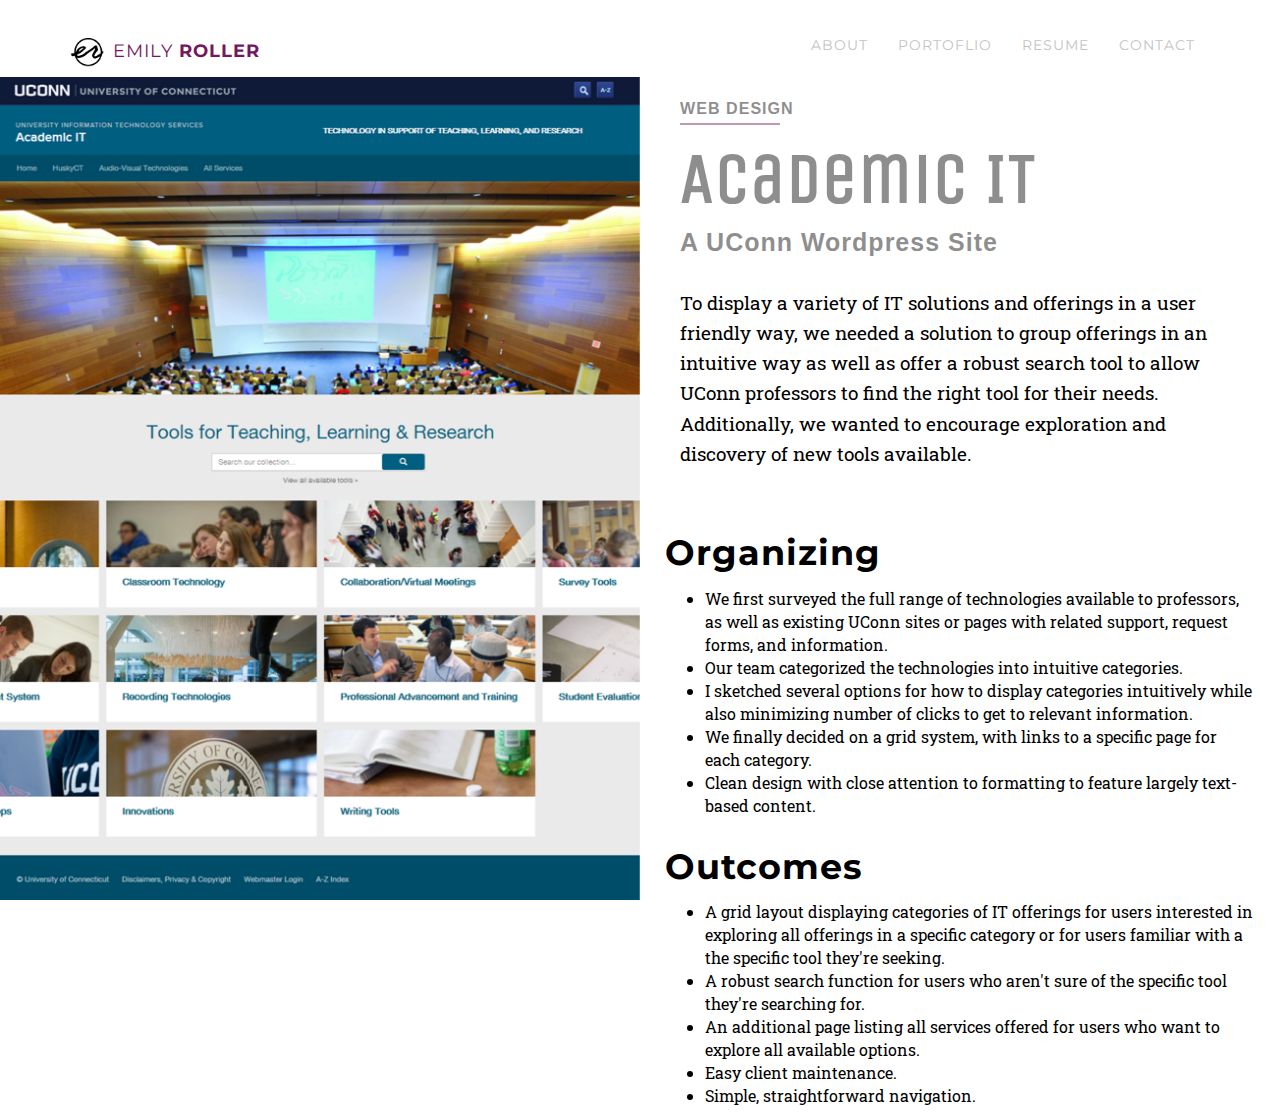
<file: academic-it.html>
<!DOCTYPE html>
<html lang="en">

<head>

    <meta charset="utf-8">
    <meta http-equiv="X-UA-Compatible" content="IE=edge">
    <meta name="viewport" content="width=device-width, initial-scale=1">
    <meta name="description" content="Emily Roller Portfolio">
    <meta name="author" content="Emily Roller">

    <title>Academic IT</title>

    <!-- Bootstrap Core CSS -->
    <link href="css/bootstrap.min.css" rel="stylesheet">

    <!-- Custom CSS -->
    <link rel="stylesheet" href="css/animate.min.css" type="text/css">
    <link href="css/grayscale.css" rel="stylesheet">
    <link href="css/hover-min.css" rel="stylesheet">
    <link href="css/main.css" rel="stylesheet">


    <!-- Custom Fonts -->
    <link href="font-awesome/css/font-awesome.min.css" rel="stylesheet" type="text/css">
    <link href="http://fonts.googleapis.com/css?family=Montserrat:400,700" rel="stylesheet" type="text/css">
    <link href="https://fonts.googleapis.com/css?family=Unica+One" rel="stylesheet" type="text/css">
    <link href="https://fonts.googleapis.com/css?family=Roboto+Slab:300,400" rel="stylesheet" type="text/css">

 
    <!-- HTML5 Shim and Respond.js IE8 support of HTML5 elements and media queries -->
    <!-- WARNING: Respond.js doesn't work if you view the page via file:// -->
    <!--[if lt IE 9]>
        <script src="https://oss.maxcdn.com/libs/html5shiv/3.7.0/html5shiv.js"></script>
        <script src="https://oss.maxcdn.com/libs/respond.js/1.4.2/respond.min.js"></script>
    <![endif]-->

</head>

<body id="page-top" data-spy="scroll" data-target=".navbar-fixed-top">

    <!-- Navigation -->
    <nav class="navbar navbar-custom navbar-fixed-top interior-navbar" role="navigation">
        <div class="container">
            <div class="navbar-header">
                <button type="button" class="navbar-toggle" data-toggle="collapse" data-target=".navbar-main-collapse">
                    <i class="fa fa-bars"></i>
                </button>
                <a class="navbar-brand page-scroll" href="#page-top">
                    <img src="img/er-logo.png" class="nav-img"><span class="light">  Emily</span> Roller
                </a>
            </div>

            <!-- Collect the nav links, forms, and other content for toggling -->
            <div class="collapse navbar-collapse navbar-right navbar-main-collapse">
                <ul class="nav navbar-nav">
                    <!-- Hidden li included to remove active class from about link when scrolled up past about section -->
                    <li class="hidden">
                        <a href="#page-top"></a>
                    </li>
                    <li>
                        <a class="page-scroll collapse-color" href="index.html#about">About</a>
                    </li>
                    <li>
                        <a class="page-scroll collapse-color" href="index.html#portfolio">Portoflio</a>
                    </li>
                    <li>
                        <a class="page-scroll collapse-color" href="index.html#resume">Resume</a>
                    </li>
                    <li>
                        <a class="page-scroll collapse-color" href="index.html#contact">Contact</a>
                    </li>
                </ul>
            </div>
            <!-- /.navbar-collapse -->
        </div>
        <!-- /.container -->
    </nav>

    <section class="interior cru-interior">
    <div class = "row-fluid">
        <a href="www.academic-it.uconn.edu" target="_blank"><div class = "col-sm-6 interior-fixed-image" id="academic-fixed-image"></div></a>
        <div class = "col-sm-6 interior-body">
            <h3 class = "interior-category">Web Design</h3>
            <h1 class = "interior-title">Academic IT <br><span class="interior-title-sub">A UConn Wordpress Site</span></h1>
            <p class = "interior-intro">To display a variety of IT solutions and offerings in a user friendly way, we needed a solution to group offerings in an intuitive way as well as offer a robust search tool to allow UConn professors to find the right tool for their needs. Additionally, we wanted to encourage exploration and discovery of new tools available. </p>
            <div class = "row">
                <div class = "interior-body-copy">
                    <h3>Organizing</h3>
                    <ul>
                        <li>We first surveyed the full range of technologies available to professors, as well as existing UConn sites or pages with related support, request forms, and information.</li>
                        <li>Our team categorized the technologies into intuitive categories.</li>
                        <li>I sketched several options for how to display categories intuitively while also minimizing number of clicks to get to relevant information.</li>
                        <li>We finally decided on a grid system, with links to a specific page for each category.</li>
                        <li>Clean design with close attention to formatting to feature largely text-based content.</li>
                    </ul>
                    <h3>Outcomes</h3>
                    <ul>
                        <li>A grid layout displaying categories of IT offerings for users interested in exploring all offerings in a specific category or for users familiar with a the specific tool they're seeking.</li>
                        <li>A robust search function for users who aren't sure of the specific tool they're searching for.</li>
                        <li>An additional page listing all services offered for users who want to explore all available options.</li>
                        <li>Easy client maintenance.</li>
                        <li>Simple, straightforward navigation.</li>
            </div>
            <div class = "col-md-6 interior-sub-image">
            </div>
        </div>
    </div>
</section>

<!-- jQuery -->
<script src="js/jquery.js"></script>

<!-- Bootstrap Core JavaScript -->
<script src="js/bootstrap.min.js"></script>

<!-- Plugin JavaScript -->
<script src="js/jquery.easing.min.js"></script>

<!-- Custom Theme JavaScript -->
<script src="js/grayscale.js"></script>

<!-- Main JavaScript -->
<script src="js/main.js"></script>

</body>

</html>
</file>
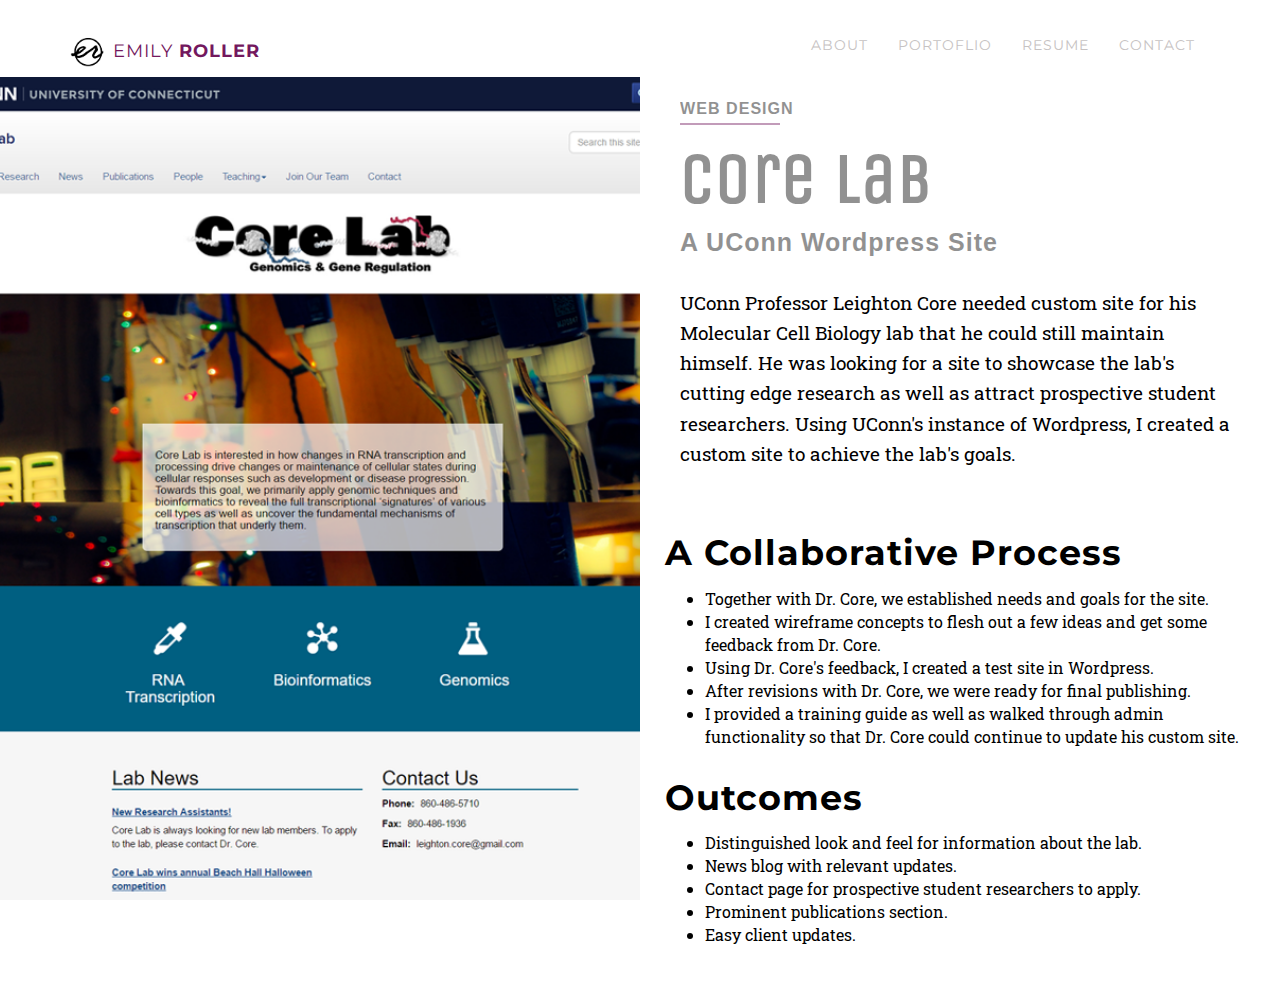
<file: core-lab.html>
<!DOCTYPE html>
<html lang="en">

<head>

    <meta charset="utf-8">
    <meta http-equiv="X-UA-Compatible" content="IE=edge">
    <meta name="viewport" content="width=device-width, initial-scale=1">
    <meta name="description" content="Emily Roller Portfolio">
    <meta name="author" content="Emily Roller">

    <title>Core Lab</title>

    <!-- Bootstrap Core CSS -->
    <link href="css/bootstrap.min.css" rel="stylesheet">

    <!-- Custom CSS -->
    <link rel="stylesheet" href="css/animate.min.css" type="text/css">
    <link href="css/grayscale.css" rel="stylesheet">
    <link href="css/hover-min.css" rel="stylesheet">
    <link href="css/main.css" rel="stylesheet">


    <!-- Custom Fonts -->
    <link href="font-awesome/css/font-awesome.min.css" rel="stylesheet" type="text/css">
    <link href="http://fonts.googleapis.com/css?family=Montserrat:400,700" rel="stylesheet" type="text/css">
    <link href="https://fonts.googleapis.com/css?family=Unica+One" rel="stylesheet" type="text/css">
    <link href="https://fonts.googleapis.com/css?family=Roboto+Slab:300,400" rel="stylesheet" type="text/css">

 
    <!-- HTML5 Shim and Respond.js IE8 support of HTML5 elements and media queries -->
    <!-- WARNING: Respond.js doesn't work if you view the page via file:// -->
    <!--[if lt IE 9]>
        <script src="https://oss.maxcdn.com/libs/html5shiv/3.7.0/html5shiv.js"></script>
        <script src="https://oss.maxcdn.com/libs/respond.js/1.4.2/respond.min.js"></script>
    <![endif]-->

</head>

<body id="page-top" data-spy="scroll" data-target=".navbar-fixed-top">

    <!-- Navigation -->
    <nav class="navbar navbar-custom navbar-fixed-top interior-navbar" role="navigation">
        <div class="container">
            <div class="navbar-header">
                <button type="button" class="navbar-toggle" data-toggle="collapse" data-target=".navbar-main-collapse">
                    <i class="fa fa-bars"></i>
                </button>
                <a class="navbar-brand page-scroll" href="index.html">
                    <img src="img/er-logo.png" class="nav-img"><span class="light">  Emily</span> Roller
                </a>
            </div>

            <!-- Collect the nav links, forms, and other content for toggling -->
            <div class="collapse navbar-collapse navbar-right navbar-main-collapse">
                <ul class="nav navbar-nav">
                    <!-- Hidden li included to remove active class from about link when scrolled up past about section -->
                    <li class="hidden">
                        <a href="index.html"></a>
                    </li>
                    <li>
                        <a class="page-scroll collapse-color" href="index.html#about">About</a>
                    </li>
                    <li>
                        <a class="page-scroll collapse-color" href="index.html#portfolio">Portoflio</a>
                    </li>
                    <li>
                        <a class="page-scroll collapse-color" href="index.html#resume">Resume</a>
                    </li>
                    <li>
                        <a class="page-scroll collapse-color" href="index.html#contact">Contact</a>
                    </li>
                </ul>
            </div>
            <!-- /.navbar-collapse -->
        </div>
        <!-- /.container -->
    </nav>

    <section class="interior core-lab-interior">
    <div class = "row-fluid">
        <a href="http://leighton-core.uconn.edu" target="_blank"><div class = "col-sm-6 interior-fixed-image" id="core-lab-fixed-image"></div></a>
        <div class = "col-sm-6 interior-body">
            <h3 class = "interior-category">Web Design</h3>
            <h1 class = "interior-title">Core Lab <br><span class="interior-title-sub">A UConn Wordpress Site</span></h1>
            <div class = "interior-scroll">
                <p class = "interior-intro">UConn Professor Leighton Core needed custom site for his Molecular Cell Biology lab that he could still maintain himself. He was looking for a site to showcase the lab's cutting edge research as well as attract prospective student researchers. Using UConn's instance of Wordpress, I created a custom site to achieve the lab's goals. </p>
                <div class = "row">
                    <div class = "interior-body-copy">
                        <h3>A Collaborative Process</h3>
                        <ul>
                            <li>Together with Dr. Core, we established needs and goals for the site.</li>
                            <li>I created wireframe concepts to flesh out a few ideas and get some feedback from Dr. Core. </li>
                            <li>Using Dr. Core's feedback, I created a test site in Wordpress.</li>
                            <li>After revisions with Dr. Core, we were ready for final publishing.</li>
                            <li>I provided a training guide as well as walked through admin functionality so that Dr. Core could continue to update his custom site.</li>
                        </ul>
                        <h3>Outcomes</h3>
                        <ul>
                            <li>Distinguished look and feel for information about the lab.</li>
                            <li> News blog with relevant updates.</li>
                            <li>Contact page for prospective student researchers to apply.</li>
                            <li>Prominent publications section.</li>
                            <li>Easy client updates. </li>
                </div>
                <div class = "col-md-6 interior-sub-image">
                </div>
            </div>
        </div>
    </div>
</section>

<!-- jQuery -->
<script src="js/jquery.js"></script>

<!-- Bootstrap Core JavaScript -->
<script src="js/bootstrap.min.js"></script>

<!-- Plugin JavaScript -->
<script src="js/jquery.easing.min.js"></script>

<!-- Custom Theme JavaScript -->
<script src="js/grayscale.js"></script>

<!-- Main JavaScript -->
<script src="js/main.js"></script>

</body>

</html>
</file>
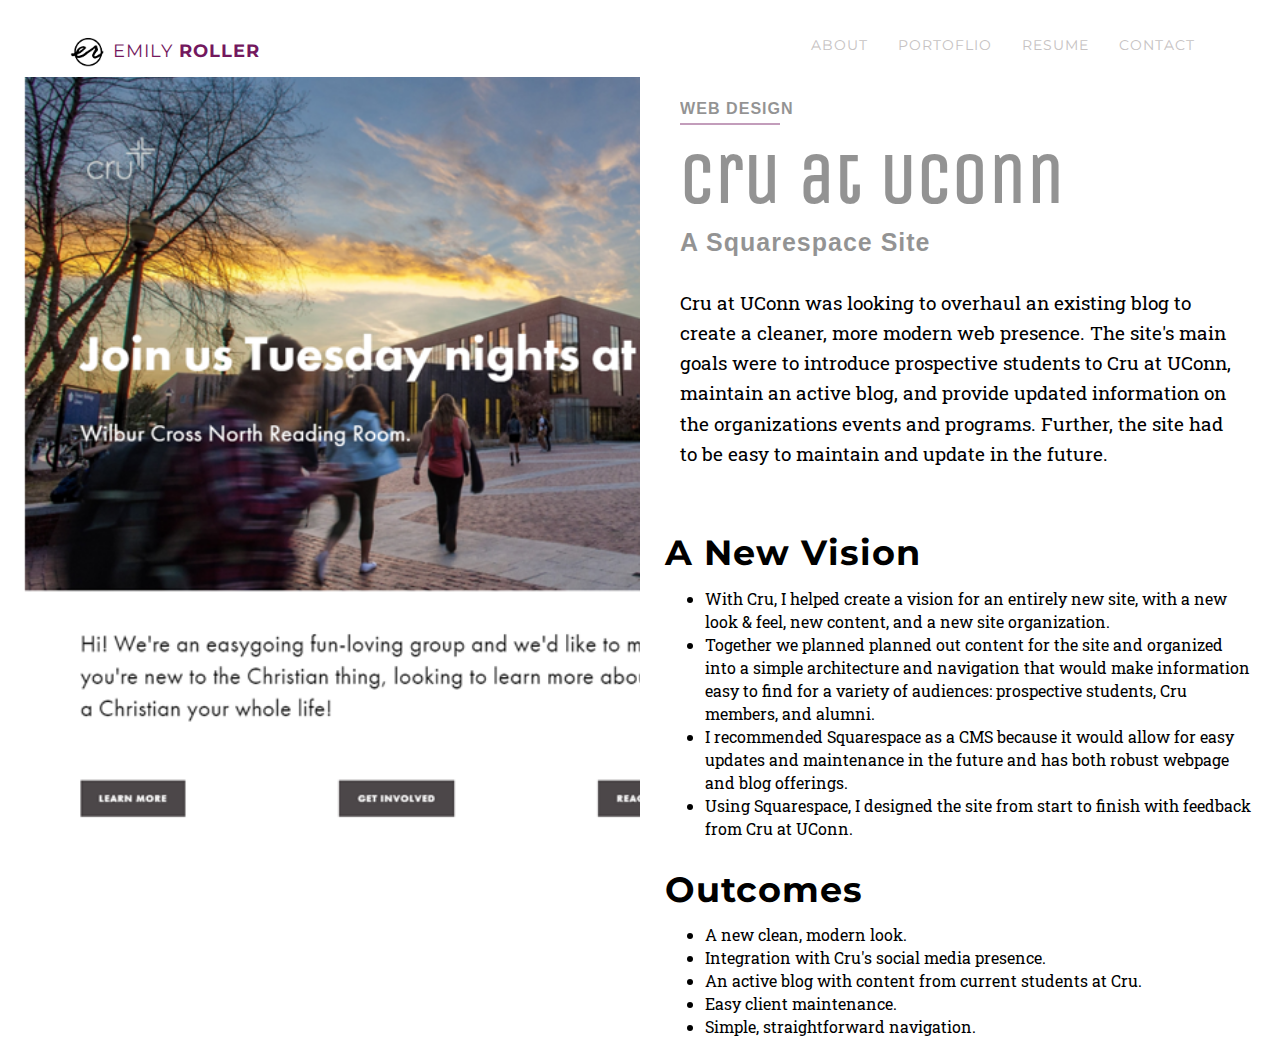
<file: cru.html>
<!DOCTYPE html>
<html lang="en">

<head>

    <meta charset="utf-8">
    <meta http-equiv="X-UA-Compatible" content="IE=edge">
    <meta name="viewport" content="width=device-width, initial-scale=1">
    <meta name="description" content="Emily Roller Portfolio">
    <meta name="author" content="Emily Roller">

    <title>Cru at UConn</title>

    <!-- Bootstrap Core CSS -->
    <link href="css/bootstrap.min.css" rel="stylesheet">

    <!-- Custom CSS -->
    <link rel="stylesheet" href="css/animate.min.css" type="text/css">
    <link href="css/grayscale.css" rel="stylesheet">
    <link href="css/hover-min.css" rel="stylesheet">
    <link href="css/main.css" rel="stylesheet">


    <!-- Custom Fonts -->
    <link href="font-awesome/css/font-awesome.min.css" rel="stylesheet" type="text/css">
    <link href="http://fonts.googleapis.com/css?family=Montserrat:400,700" rel="stylesheet" type="text/css">
    <link href="https://fonts.googleapis.com/css?family=Unica+One" rel="stylesheet" type="text/css">
    <link href="https://fonts.googleapis.com/css?family=Roboto+Slab:300,400" rel="stylesheet" type="text/css">

 
    <!-- HTML5 Shim and Respond.js IE8 support of HTML5 elements and media queries -->
    <!-- WARNING: Respond.js doesn't work if you view the page via file:// -->
    <!--[if lt IE 9]>
        <script src="https://oss.maxcdn.com/libs/html5shiv/3.7.0/html5shiv.js"></script>
        <script src="https://oss.maxcdn.com/libs/respond.js/1.4.2/respond.min.js"></script>
    <![endif]-->

</head>

<body id="page-top" data-spy="scroll" data-target=".navbar-fixed-top">

    <!-- Navigation -->
    <nav class="navbar navbar-custom navbar-fixed-top interior-navbar" role="navigation">
        <div class="container">
            <div class="navbar-header">
                <button type="button" class="navbar-toggle" data-toggle="collapse" data-target=".navbar-main-collapse">
                    <i class="fa fa-bars"></i>
                </button>
                <a class="navbar-brand page-scroll" href="index.html">
                    <img src="img/er-logo.png" class="nav-img"><span class="light">  Emily</span> Roller
                </a>
            </div>

            <!-- Collect the nav links, forms, and other content for toggling -->
            <div class="collapse navbar-collapse navbar-right navbar-main-collapse">
                <ul class="nav navbar-nav">
                    <!-- Hidden li included to remove active class from about link when scrolled up past about section -->
                    <li class="hidden">
                        <a href="index.html"></a>
                    </li>
                    <li>
                        <a class="page-scroll collapse-color" href="index.html#about">About</a>
                    </li>
                    <li>
                        <a class="page-scroll collapse-color" href="index.html#portfolio">Portoflio</a>
                    </li>
                    <li>
                        <a class="page-scroll collapse-color" href="index.html#resume">Resume</a>
                    </li>
                    <li>
                        <a class="page-scroll collapse-color" href="index.html#contact">Contact</a>
                    </li>
                </ul>
            </div>
            <!-- /.navbar-collapse -->
        </div>
        <!-- /.container -->
    </nav>

    <section class="interior cru-interior">
    <div class = "row-fluid">
        <a href="http://www.cruatuconn.org" target="_blank"><div class = "col-sm-6 col-sm-12 interior-fixed-image" id="cru-fixed-image"></div></a>
        <div class = "col-sm-6 interior-body">
            <h3 class = "interior-category">Web Design</h3>
            <h1 class = "interior-title">Cru at UConn <br><span class="interior-title-sub">A Squarespace Site</span></h1>
            <p class = "interior-intro">Cru at UConn was looking to overhaul an existing blog to create a cleaner, more modern web presence. The site's main goals were to introduce prospective students to Cru at UConn, maintain an active blog, and provide updated information on the organizations events and programs. Further, the site had to be easy to maintain and update in the future.</p>
            <div class = "row">
                <div class = "interior-body-copy">
                    <h3>A New Vision</h3>
                    <ul>
                        <li>With Cru, I helped create a vision for an entirely new site, with a new look & feel, new content, and a new site organization.</li>
                        <li>Together we planned planned out content for the site and organized into a simple architecture and navigation that would make information easy to find for a variety of audiences: prospective students, Cru members, and alumni.</li>
                        <li>I recommended Squarespace as a CMS because it would allow for easy updates and maintenance in the future and has both robust webpage and blog offerings.</li>
                        <li>Using Squarespace, I designed the site from start to finish with feedback from Cru at UConn.</li>
                    </ul>
                    <h3>Outcomes</h3>
                    <ul>
                        <li>A new clean, modern look.</li>
                        <li>Integration with Cru's social media presence.</li>
                        <li>An active blog with content from current students at Cru.</li>
                        <li>Easy client maintenance.</li>
                        <li>Simple, straightforward navigation.</li>
            </div>
            <div class = "col-md-6 interior-sub-image">
            </div>
        </div>
    </div>
</section>

<!-- jQuery -->
<script src="js/jquery.js"></script>

<!-- Bootstrap Core JavaScript -->
<script src="js/bootstrap.min.js"></script>

<!-- Plugin JavaScript -->
<script src="js/jquery.easing.min.js"></script>

<!-- Custom Theme JavaScript -->
<script src="js/grayscale.js"></script>

<!-- Main JavaScript -->
<script src="js/main.js"></script>

</body>

</html>
</file>
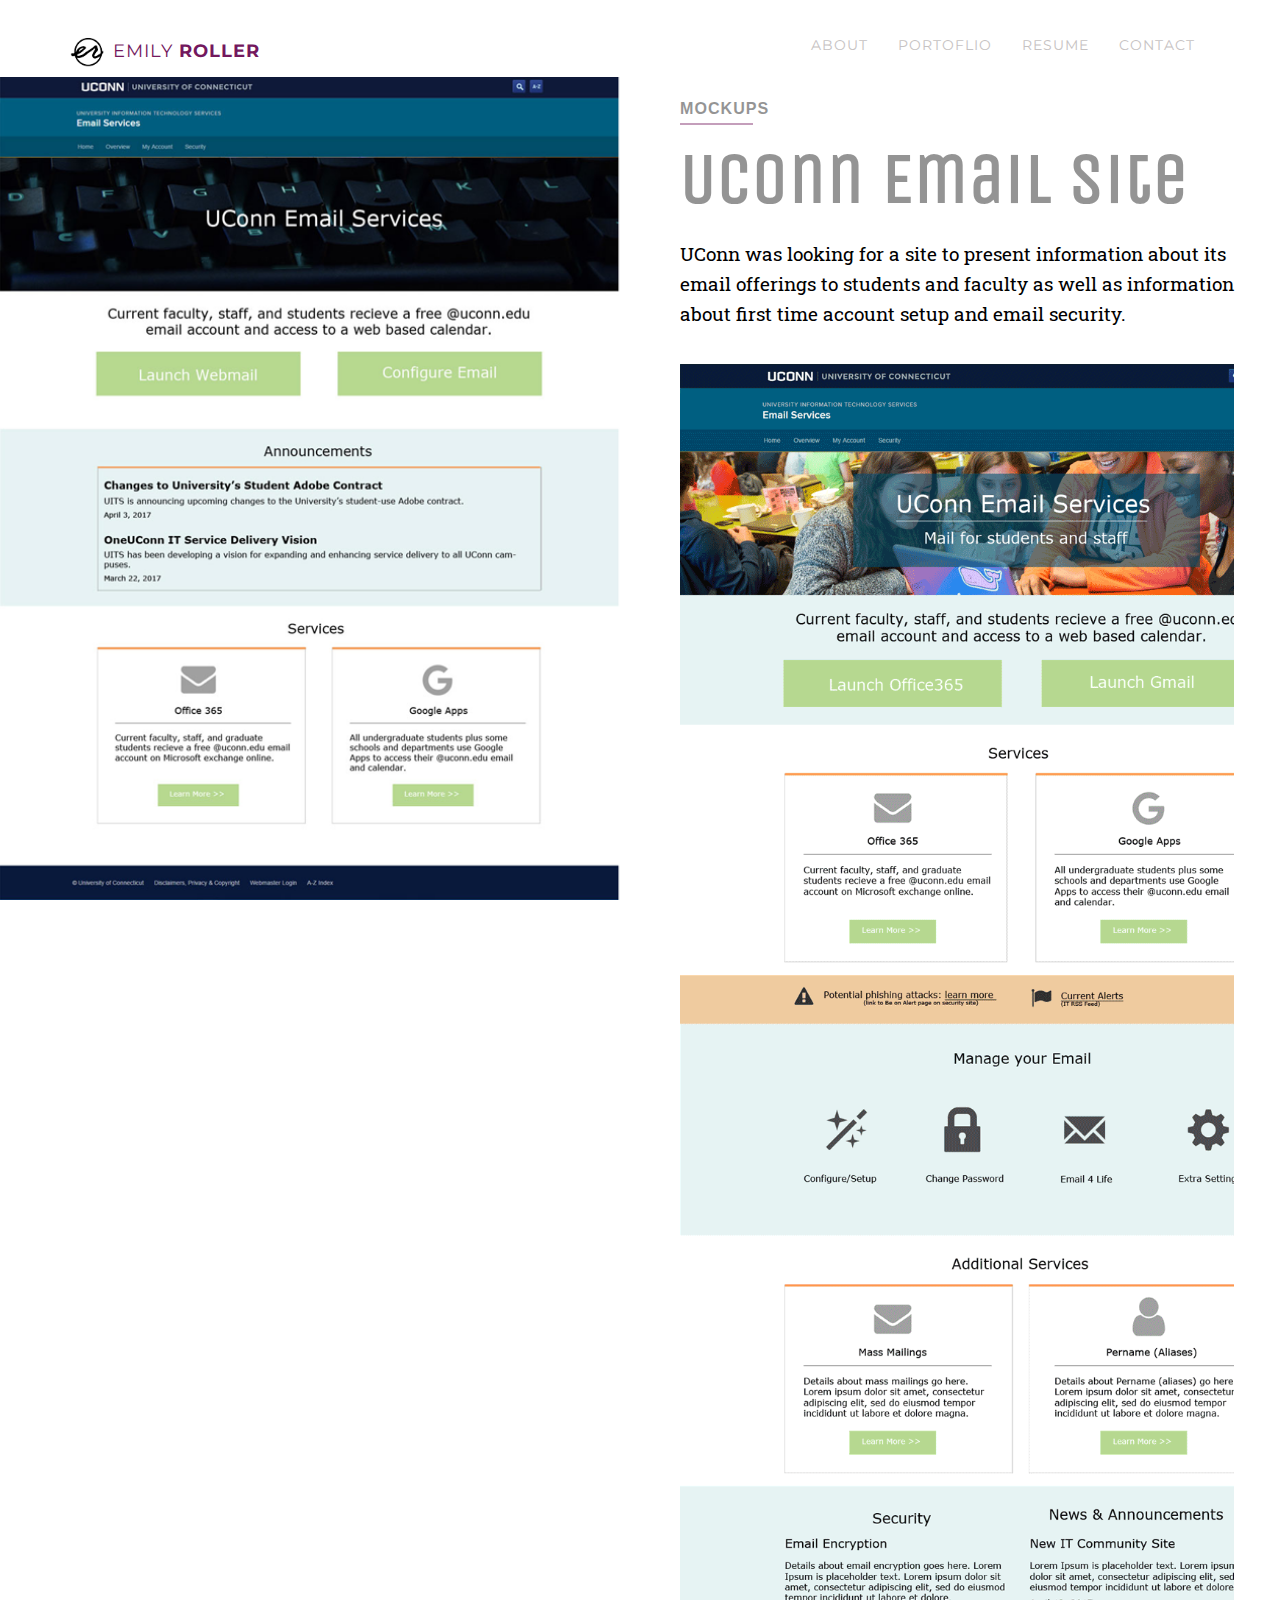
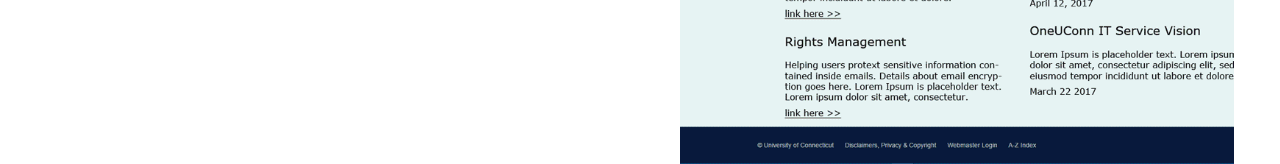
<file: email-site.html>
<!DOCTYPE html>
<html lang="en">

<head>

    <meta charset="utf-8">
    <meta http-equiv="X-UA-Compatible" content="IE=edge">
    <meta name="viewport" content="width=device-width, initial-scale=1">
    <meta name="description" content="Emily Roller Portfolio">
    <meta name="author" content="Emily Roller">

    <title>Email Site Mockups</title>

    <!-- Bootstrap Core CSS -->
    <link href="css/bootstrap.min.css" rel="stylesheet">

    <!-- Custom CSS -->
    <link rel="stylesheet" href="css/animate.min.css" type="text/css">
    <link href="css/grayscale.css" rel="stylesheet">
    <link href="css/hover-min.css" rel="stylesheet">
    <link href="css/main.css" rel="stylesheet">


    <!-- Custom Fonts -->
    <link href="font-awesome/css/font-awesome.min.css" rel="stylesheet" type="text/css">
    <link href="http://fonts.googleapis.com/css?family=Montserrat:400,700" rel="stylesheet" type="text/css">
    <link href="https://fonts.googleapis.com/css?family=Unica+One" rel="stylesheet" type="text/css">
    <link href="https://fonts.googleapis.com/css?family=Roboto+Slab:300,400" rel="stylesheet" type="text/css">

 
    <!-- HTML5 Shim and Respond.js IE8 support of HTML5 elements and media queries -->
    <!-- WARNING: Respond.js doesn't work if you view the page via file:// -->
    <!--[if lt IE 9]>
        <script src="https://oss.maxcdn.com/libs/html5shiv/3.7.0/html5shiv.js"></script>
        <script src="https://oss.maxcdn.com/libs/respond.js/1.4.2/respond.min.js"></script>
    <![endif]-->

</head>

<body id="page-top" data-spy="scroll" data-target=".navbar-fixed-top">

    <!-- Navigation -->
    <nav class="navbar navbar-custom navbar-fixed-top interior-navbar" role="navigation">
        <div class="container">
            <div class="navbar-header">
                <button type="button" class="navbar-toggle" data-toggle="collapse" data-target=".navbar-main-collapse">
                    <i class="fa fa-bars"></i>
                </button>
                <a class="navbar-brand page-scroll" href="index.html">
                    <img src="img/er-logo.png" class="nav-img"><span class="light">  Emily</span> Roller
                </a>
            </div>

            <!-- Collect the nav links, forms, and other content for toggling -->
            <div class="collapse navbar-collapse navbar-right navbar-main-collapse">
                <ul class="nav navbar-nav">
                    <!-- Hidden li included to remove active class from about link when scrolled up past about section -->
                    <li class="hidden">
                        <a href="index.html"></a>
                    </li>
                    <li>
                        <a class="page-scroll collapse-color" href="index.html#about">About</a>
                    </li>
                    <li>
                        <a class="page-scroll collapse-color" href="index.html#portfolio">Portoflio</a>
                    </li>
                    <li>
                        <a class="page-scroll collapse-color" href="index.html#resume">Resume</a>
                    </li>
                    <li>
                        <a class="page-scroll collapse-color" href="index.html#contact">Contact</a>
                    </li>
                </ul>
            </div>
            <!-- /.navbar-collapse -->
        </div>
        <!-- /.container -->
    </nav>

    <section class="interior cru-social-interior">
    <div class = "row-fluid">
        <div class = "col-sm-6 interior-fixed-image" id="email-fixed-image"></div>
        <div class = "col-sm-6 interior-body">
            <h3 class = "interior-category">Mockups</h3>
            <h1 class = "interior-title">UConn Email Site <br></h1>
            <p class = "interior-intro">UConn was looking for a site to present information about its email offerings to students and faculty as well as information about first time account setup and email security.</p>
            <div class = "row">
            </div>
            <div class = "col-md-6 interior-sub-image" id = "email-sub-image">
            </div>
        </div>
    </div>
</section>

<!-- jQuery -->
<script src="js/jquery.js"></script>

<!-- Bootstrap Core JavaScript -->
<script src="js/bootstrap.min.js"></script>

<!-- Plugin JavaScript -->
<script src="js/jquery.easing.min.js"></script>

<!-- Custom Theme JavaScript -->
<script src="js/grayscale.js"></script>

<!-- Main JavaScript -->
<script src="js/main.js"></script>

</body>

</html>
</file>
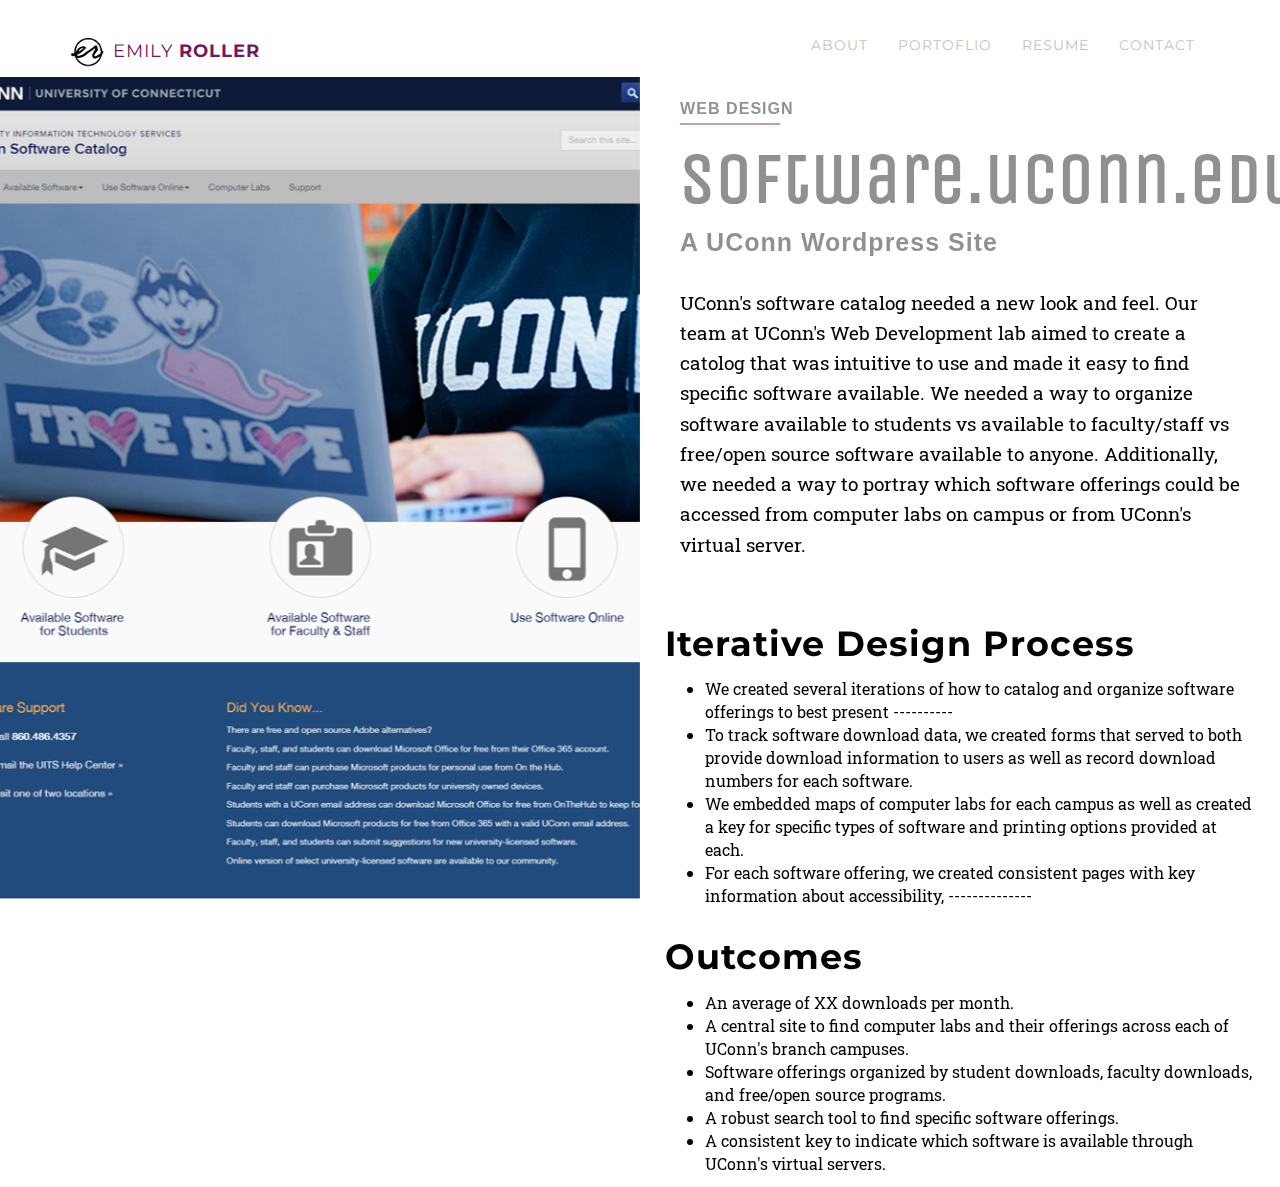
<file: software.html>
<!DOCTYPE html>
<html lang="en">

<head>

    <meta charset="utf-8">
    <meta http-equiv="X-UA-Compatible" content="IE=edge">
    <meta name="viewport" content="width=device-width, initial-scale=1">
    <meta name="description" content="Emily Roller Portfolio">
    <meta name="author" content="Emily Roller">

    <title>Software Site</title>

    <!-- Bootstrap Core CSS -->
    <link href="css/bootstrap.min.css" rel="stylesheet">

    <!-- Custom CSS -->
    <link rel="stylesheet" href="css/animate.min.css" type="text/css">
    <link href="css/grayscale.css" rel="stylesheet">
    <link href="css/hover-min.css" rel="stylesheet">
    <link href="css/main.css" rel="stylesheet">


    <!-- Custom Fonts -->
    <link href="font-awesome/css/font-awesome.min.css" rel="stylesheet" type="text/css">
    <link href="http://fonts.googleapis.com/css?family=Montserrat:400,700" rel="stylesheet" type="text/css">
    <link href="https://fonts.googleapis.com/css?family=Unica+One" rel="stylesheet" type="text/css">
    <link href="https://fonts.googleapis.com/css?family=Roboto+Slab:300,400" rel="stylesheet" type="text/css">

 
    <!-- HTML5 Shim and Respond.js IE8 support of HTML5 elements and media queries -->
    <!-- WARNING: Respond.js doesn't work if you view the page via file:// -->
    <!--[if lt IE 9]>
        <script src="https://oss.maxcdn.com/libs/html5shiv/3.7.0/html5shiv.js"></script>
        <script src="https://oss.maxcdn.com/libs/respond.js/1.4.2/respond.min.js"></script>
    <![endif]-->

</head>

<body id="page-top" data-spy="scroll" data-target=".navbar-fixed-top">

    <!-- Navigation -->
    <nav class="navbar navbar-custom navbar-fixed-top interior-navbar" role="navigation">
        <div class="container">
            <div class="navbar-header">
                <button type="button" class="navbar-toggle" data-toggle="collapse" data-target=".navbar-main-collapse">
                    <i class="fa fa-bars"></i>
                </button>
                <a class="navbar-brand page-scroll" href="index.html">
                    <img src="img/er-logo.png" class="nav-img"><span class="light">  Emily</span> Roller
                </a>
            </div>

            <!-- Collect the nav links, forms, and other content for toggling -->
            <div class="collapse navbar-collapse navbar-right navbar-main-collapse">
                <ul class="nav navbar-nav">
                    <!-- Hidden li included to remove active class from about link when scrolled up past about section -->
                    <li class="hidden">
                        <a href="index.html"></a>
                    </li>
                    <li>
                        <a class="page-scroll collapse-color" href="index.html#about">About</a>
                    </li>
                    <li>
                        <a class="page-scroll collapse-color" href="index.html#portfolio">Portoflio</a>
                    </li>
                    <li>
                        <a class="page-scroll collapse-color" href="index.html#resume">Resume</a>
                    </li>
                    <li>
                        <a class="page-scroll collapse-color" href="index.html#contact">Contact</a>
                    </li>
                </ul>
            </div>
            <!-- /.navbar-collapse -->
        </div>
        <!-- /.container -->
    </nav>

    <section class="interior software-interior">
    <div class = "row-fluid">
        <a href="http://www.software.uconn.edu"><div class = "col-sm-6 interior-fixed-image" id="software-fixed-image"></div></a>
        <div class = "col-sm-6 interior-body">
            <h3 class = "interior-category">Web Design</h3>
            <h1 class = "interior-title">Software.uconn.edu<br><span class="interior-title-sub">A UConn Wordpress Site</span></h1></h1>
            <p class = "interior-intro">UConn's software catalog needed a new look and feel. Our team at UConn's Web Development lab aimed to create a catolog that was intuitive to use and made it easy to find specific software available. We needed a way to organize software available to students vs available to faculty/staff vs free/open source software available to anyone. Additionally, we needed a way to portray which software offerings could be accessed from computer labs on campus or from UConn's virtual server.</p>
            <div class = "row">
                <div class = "interior-body-copy">
                    <h3>Iterative Design Process</h3>
                    <ul>
                        <li>We created several iterations of how to catalog and organize software offerings to best present ----------</li>
                        <li>To track software download data, we created forms that served to both provide download information to users as well as record download numbers for each software.</li>
                        <li>We embedded maps of computer labs for each campus as well as created a key for specific types of software and printing options provided at each.</li>
                        <li>For each software offering, we created consistent pages with key information about accessibility, -------------- </li>
                    </ul>
                    <h3>Outcomes</h3>
                    <ul>
                        <li>An average of XX downloads per month.</li>
                        <li>A central site to find computer labs and their offerings across each of UConn's branch campuses.</li>
                        <li>Software offerings organized by student downloads, faculty downloads, and free/open source programs.</li>
                        <li>A robust search tool to find specific software offerings.</li>
                        <li>A consistent key to indicate which software is available through UConn's virtual servers.</li>
            </div>
            <div class = "col-md-6 interior-sub-image">
            </div>
        </div>
    </div>
</section>

<!-- jQuery -->
<script src="js/jquery.js"></script>

<!-- Bootstrap Core JavaScript -->
<script src="js/bootstrap.min.js"></script>

<!-- Plugin JavaScript -->
<script src="js/jquery.easing.min.js"></script>

<!-- Custom Theme JavaScript -->
<script src="js/grayscale.js"></script>

<!-- Main JavaScript -->
<script src="js/main.js"></script>

</body>

</html>
</file>
<file: css/grayscale.css>
body { width: 100%; height: 100%; font-family: "Roboto Slab", serif; color: black; margin-right: 0px; }

html { width: 100%; height: 100%; }

@font-face { font-family: 'Gotham'; src: url("Gotham.ttf") format("truetype"); }
hr { max-width: 50px; border-color: #73185E; border-width: 3px; }

h1, h2 { margin: 0 0 35px; font-family: "Unica One", cursive; font-weight: 700; letter-spacing: 1px; }

.h2, h2 { font-size: 3em; }

h3, h4, h5, h6 { font-family: "Montserrat", "Helvetica Neue", Helvetica, Arial, sans-serif; margin: 0 0 35px; font-weight: 700; letter-spacing: 1px; }

.h3, h3 { font-size: 2.5em; }

.h4, h4 { font-size: 1.9em; }

p { margin: 0 0 25px; font-family: "Roboto Slab", serif; font-size: 18px; line-height: 1.5; }
@media (min-width: 768px) { p { margin: 0 0 35px; font-size: 20px; line-height: 1.6; } }

a { color: #8B911A; -webkit-transition: all .2s ease-in-out; -moz-transition: all .2s ease-in-out; transition: all .2s ease-in-out; }
a:hover, a:focus { text-decoration: none; color: #1d9b6c; }

.light { font-weight: 400; }

.section-header { color: #73185E; }

/*Custom Nav */
.navbar-custom { margin-bottom: 0; border-bottom: 1px solid rgba(255, 255, 255, 0.3); text-transform: uppercase; font-family: "Montserrat","Helvetica Neue",Helvetica,Arial,sans-serif; background-color: white; }
.navbar-custom .navbar-toggle { padding: 4px 6px; font-size: 16px; color: #73185E; }
.navbar-custom .navbar-toggle:focus, .navbar-custom .navbar-toggle:active { outline: none; }
.navbar-custom .navbar-brand { font-weight: 700; color: #73185E; }
.navbar-custom .navbar-brand:focus { outline: none; }
.navbar-custom a { color: #c6c2c2; }
.navbar-custom .collapse-color { color: #73185E; }
.navbar-custom .nav li a { -webkit-transition: background .3s ease-in-out; -moz-transition: background .3s ease-in-out; transition: background .3s ease-in-out; }
.navbar-custom .nav li a:hover { color: rgba(115, 24, 94, 0.8); outline: none; background-color: rgba(227, 246, 190, 0.2); }
.navbar-custom .nav li a:focus, .navbar-custom .nav li a:active { outline: none; background-color: transparent; }
.navbar-custom .nav li.active { outline: none; }
.navbar-custom .nav li.active a { background-color: rgba(0, 0, 0, 0.1); }
.navbar-custom .nav li.active a:hover { color: black; }
@media (min-width: 768px) { .navbar-custom { padding: 20px 0; border-bottom: none; letter-spacing: 1px; background: transparent; -webkit-transition: background .5s ease-in-out,padding .5s ease-in-out; -moz-transition: background .5s ease-in-out,padding .5s ease-in-out; transition: background .5s ease-in-out,padding .5s ease-in-out; }
  .navbar-custom.top-nav-collapse { padding: 0; background: white; border-bottom: 1px solid rgba(255, 255, 255, 0.3); }
  .navbar-custom.top-nav-collapse a { color: #73185E; }
  .navbar-custom .collapse-color { color: #c6c2c2; } }

.nav-img { display: inline-block !important; height: 35px; }

/*Intro Text*/
.intro { display: table; width: 100%; padding-top: 100px 0; text-align: center; background: url(../img/whiteleaf400.png) repeat center center fixed; height: 100vh; width: 100vw; }

.brand-heading, .intro-text { color: #73185E; }

.brand-heading { margin-top: 13%; }

.highlight { background: rgba(255, 255, 255, 0.4); }

.intro .intro-body { display: table-cell; vertical-align: middle; }

.intro .intro-body .brand-heading { font-size: 4.2em; }

.intro .intro-body .intro-text { font-size: 1.7em; }

@media (min-width: 768px) { .intro { height: 90vh; padding: 0; }
  .intro .intro-body .brand-heading { font-size: 6em; }
  .intro .intro-body .intro-text { font-size: 1.8em; } }
/*About*/
#about { /* background: url(../img/about-bg.png);*/ background-repeat: repeat; -webkit-background-repeat: repeat; -moz-background-repeat: repeat; -o-background-repeat: repeat; }

.row-about { padding-bottom: 5%; }

.about-header { background-color: #fff; color: #73185E; }
.about-header h2 { padding-top: 5%; padding-bottom: 2%; width: 150px; margin: 0 auto; }

.header-elevator { color: #000; text-align: center; margin-top: 0; padding-top: 0; }

@media (min-width: 1200px) { .header-elevator { text-align: left; padding-top: 10%; margin-top: 30%; margin-left: 50px; } }
@media (min-width: 990px) { #about img { margin-top: -5%; } }
#elevator { padding-left: 3%; vertical-align: middle; color: #000; }
@media (min-width: 990px) { #elevator { padding-left: 8%; } }

.content-section { padding-top: 10px; }

/* Portfolio Section */
.portfolio-section { width: 100%; padding: 50px 0; color: white; center: center scroll; background: url(../img/about-bg.png) repeat center center fixed; }
.portfolio-section h2 { color: #73185E; }

.portfolio-box > img { width: 400px; margin: 0 auto; }

.portfolio-box { display: block; position: relative; margin: 0 auto; max-width: 650px; }

.portfolio-box .portfolio-box-caption { display: block; position: absolute; bottom: 0; width: 100%; height: 100%; text-align: center; color: #fff; opacity: 0; background: rgba(139, 145, 26, 0.8); -webkit-transition: all .5s; -moz-transition: all .5s; transition: all .5s; }

.portfolio-box .portfolio-box-caption .portfolio-box-caption-content { position: absolute; top: 50%; width: 100%; text-align: center; transform: translateY(-50%); }

.portfolio-box .portfolio-box-caption .portfolio-box-caption-content .project-category, .portfolio-box .portfolio-box-caption .portfolio-box-caption-content .project-name { padding: 0 15px; font-family: "Gotham", sans-serif; }

.portfolio-box .portfolio-box-caption .portfolio-box-caption-content .project-category { text-transform: uppercase; font-size: 1.2em; font-weight: 600; }

.portfolio-box .portfolio-box-caption .portfolio-box-caption-content .project-name { font-size: 1.4em; }

.portfolio-box:hover .portfolio-box-caption { opacity: 1; }

@media (min-width: 767px) { .portfolio-section { padding: 50px 0; }
  .portfolio-box > img { width: 100%; }
  .portfolio-box .portfolio-box-caption .portfolio-box-caption-content .project-category { font-size: 1.3em; }
  .portfolio-box .portfolio-box-caption .portfolio-box-caption-content .project-name { font-size: 1.6em; } }
.portfolio-inner { min-height: 375px; }

/*Experience*/
.experience-row { margin-top: 0%; }
.experience-row h3 { webkit-margin-after: 0em; }

.mintz { background-color: #8B911A; }

.uconn { background-color: #36BBA6; }

.sec { background-color: #73185E; }

.experience-inner { height: 425px; padding: 5% 2%; }
.experience-inner h4 { color: white; }
.experience-inner ul { color: white; }
.experience-inner h5 { color: white; }
.experience-inner img { padding-bottom: 2%; }

/* Skills*/
.resume-container { background: url(../img/green-pattern770.png) no-repeat center center fixed; -webkit-background-size: cover; -moz-background-size: cover; background-size: cover; -o-background-size: cover; min-height: 90vh; width: 100vw; padding-top: 5%; }
@media (min-width: 760px) { .resume-container { background: url(../img/green-pattern1400.png) no-repeat center center fixed; } }

.center-container { max-width: 750px; margin: 0 auto; text-align: center; }
.center-container img { width: 50px; }
@media (min-width: 580px) { .center-container img { width: 75px; } }
.center-container h5 { margin-top: 5%; }

.skills-inner { min-height: 100px; }
@media (min-width: 580px) { .skills-inner { min-height: 120px; } }

/*Contact*/
#contact { center: center scroll; background: url(../img/bg7.png) repeat center center fixed; padding-top: 5%; padding-bottom: 5%; min-height: 300px; }
#contact h1 { padding-bottom: 2%; }

.center-container-contact { max-width: 880px; margin: 0 auto; }

@media (min-width: 990px) { .contact-text { text-align: left; } }
#contact a { margin: 0px; font-size: 1.1em; }
#contact p { -webkit-margin-after: 0em; }

footer { padding: 2% 0; }
footer img { display: inline block; height: 30px; }
footer h5 { color: #73185E; font-size: 1.2em; margin-bottom: 0px; }

::-moz-selection { text-shadow: none; background: #fcfcfc; background: rgba(255, 255, 255, 0.2); }

::selection { text-shadow: none; background: #fcfcfc; background: rgba(255, 255, 255, 0.2); }

img::selection { background: transparent; }

img::-moz-selection { background: transparent; }

body { -webkit-tap-highlight-color: rgba(255, 255, 255, 0.2); }

/*# sourceMappingURL=grayscale.css.map */
</file>
<file: css/main.css>
/* -------------Homepage---------------*/

/*-------Portfolio--------*/

.portfolio-section .row {
margin:0px!important
}

@media only screen and (min-width: 1700px) {
.portfolio-inner {
min-width:500px!important;
}
}

.portfolio-box > img {
    max-height: 277px;
}

/*-------Resume--------*/

.experience-inner img {
    max-width: 200px;
}

#mintz-img {
    padding-bottom: 15px!important;
    padding-top: 15px!important;
}

.tyler {
    background-color: #73185E!important;
}

#tyler-img {
    padding-bottom:35px!important;
    padding-top:15px!important;
}

#uconn-img {
    padding-bottom:35px!important;
    padding-top:15px!important;
}

/*-----------Interior Pages---------------------*/
.interior-navbar {
	background-color: white!important;
	padding: 20px 0 7px!important;
}

.interior {
	margin-top:10rem;
}

.interior-fixed-image {
    display:none;
}

@media only screen and (min-width: 768px) {
    .interior-fixed-image {
        background-position: 50% 0!important;
        background-size: cover!important;
        display: block;
        position: fixed;
        top: 75px;
        left: 0;
        bottom: 0;
}
}

#core-lab-fixed-image {
    background:url("../img/core-lab-long.png") no-repeat;
}

#cru-fixed-image {
    background:url("../img/cruatuconn-fixed.png") no-repeat;
    background-position: 0 0!important;
}

#academic-fixed-image {
    background:url("../img/academic-it-long.png") no-repeat;
}

#cru-social-fixed-image {
    background:url("../img/cru-fixed.png") no-repeat;
}

#thesis-fixed-image {
    background:url("../img/thesis-fixed.png") no-repeat;
    margin-top: 2rem;
}

#co-social-fixed-image {
    background:url("../img/co-insta.png") no-repeat;
}

#software-fixed-image {
    background:url("../img/software-long.png") no-repeat;
}

#email-fixed-image {
    background:url("../img/email-fixed.png") no-repeat;
}

#email-sub-image {
    background:url("../img/email-mockup-full.png") no-repeat;
    background-size: cover!important;
    width:99%;
    min-height:1400px;
}

.interior-title {
    display:none;
    font-size: 5em;
    padding-bottom: 0px;
    line-height: .7;
    padding-top: 2rem;
}

.interior-title-sub {
    font-size: 25px;
    font-family: "Fira Sans", sans-serif;
    font-weight:600;
}

.interior-body {
	padding: 0rem 4rem;
    float: right;
}

.interior-category {
    display:none;
	font-family:"Fira Sans", sans-serif;
	font-size:1.15em;
	text-transform: uppercase;
	margin-bottom: 1rem;
}

.interior-category:after {
	content: '';
    display: block;
    width: 100px;
    height: 2px;
    background: #73185E;
    margin-top:5px;
}

.cru-social-interior .interior-category:after {
    width:73px!important;
}

.thesis-interior .interior-category:after {
    width:75px!important;
}

/*.interior-scroll {
    display:none;
}*/

.interior-intro {
    font-size:1.35em;
}

.interior-body-copy h3 {
    margin-bottom: 1.5rem!important;
    margin-top: 3rem!important;
}

.interior-body-copy ul {
    font-size:1.15em;
}

.interior-sub-image {
	background:url("../img/core-lab-home.png") no-repeat 50% 50% fixed;
	background-size: cover;
}

#thesis-abstract {
    font-size:1.15em;

}
</file>
